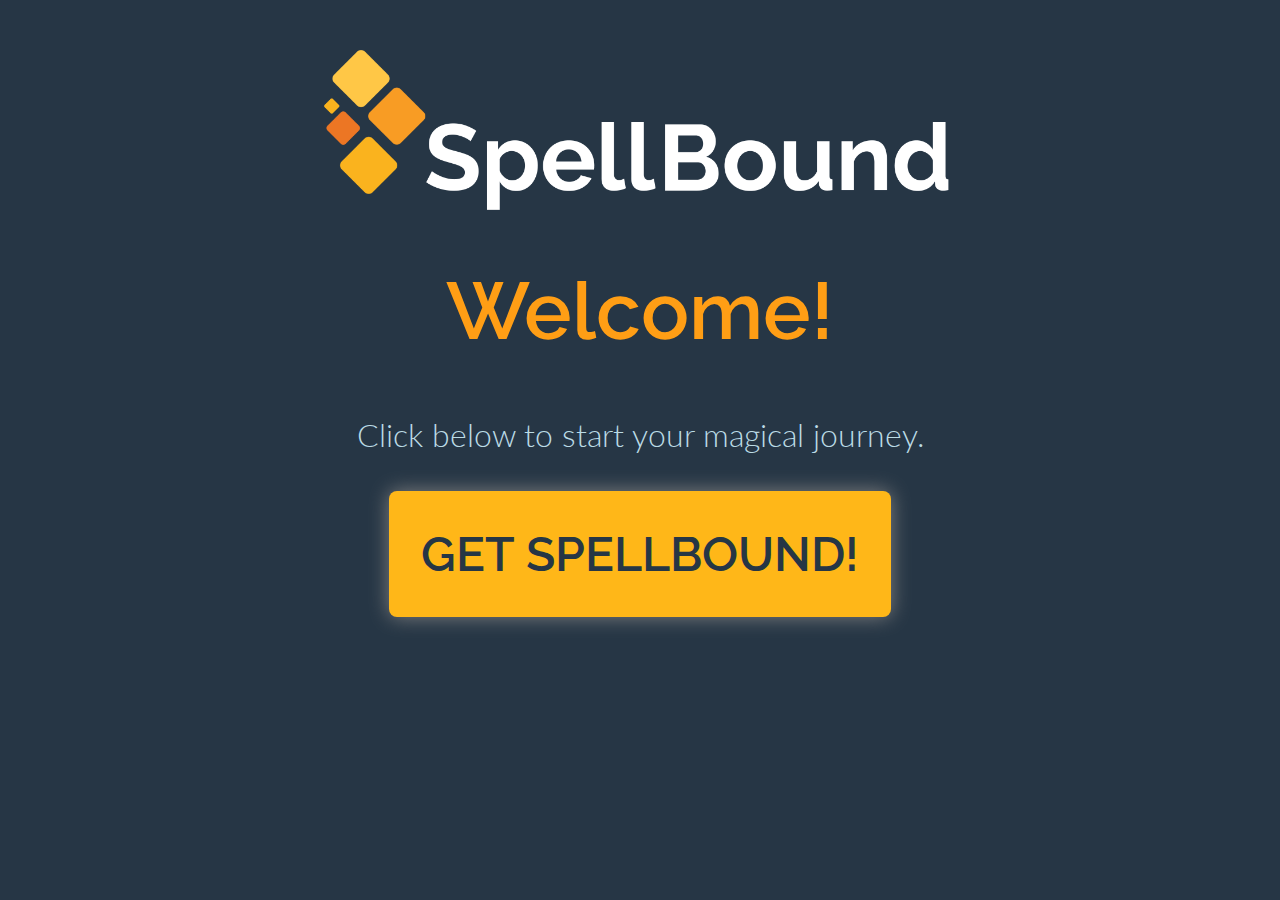
<file: index.html>
<html>
<head>
<title>SpellBound App Links</title>
    <link href="https://fonts.googleapis.com/css2?family=Raleway:wght@600&display=swap" rel="stylesheet">
    <link href="https://fonts.googleapis.com/css2?family=Lato:wght@300&display=swap" rel="stylesheet">
    <style>
        @import url('css/StyleSheet.css');
    </style>
</head>
<body>
    <center>
        <div class="logobox">
            <img id="logo" src="images/Logo Left White.png" />
        </div>

        <div class="bluebox">
            <h1>Welcome!</h1>
        </div>

        <p>Click below to start your magical journey.</p>

        <h3><a class="button" href="https://itunes.apple.com/us/app/spellbound-ar/id1033984853?mt=8">Get SpellBound!</a></h3>
    </center>
</body>
</html>
</file>
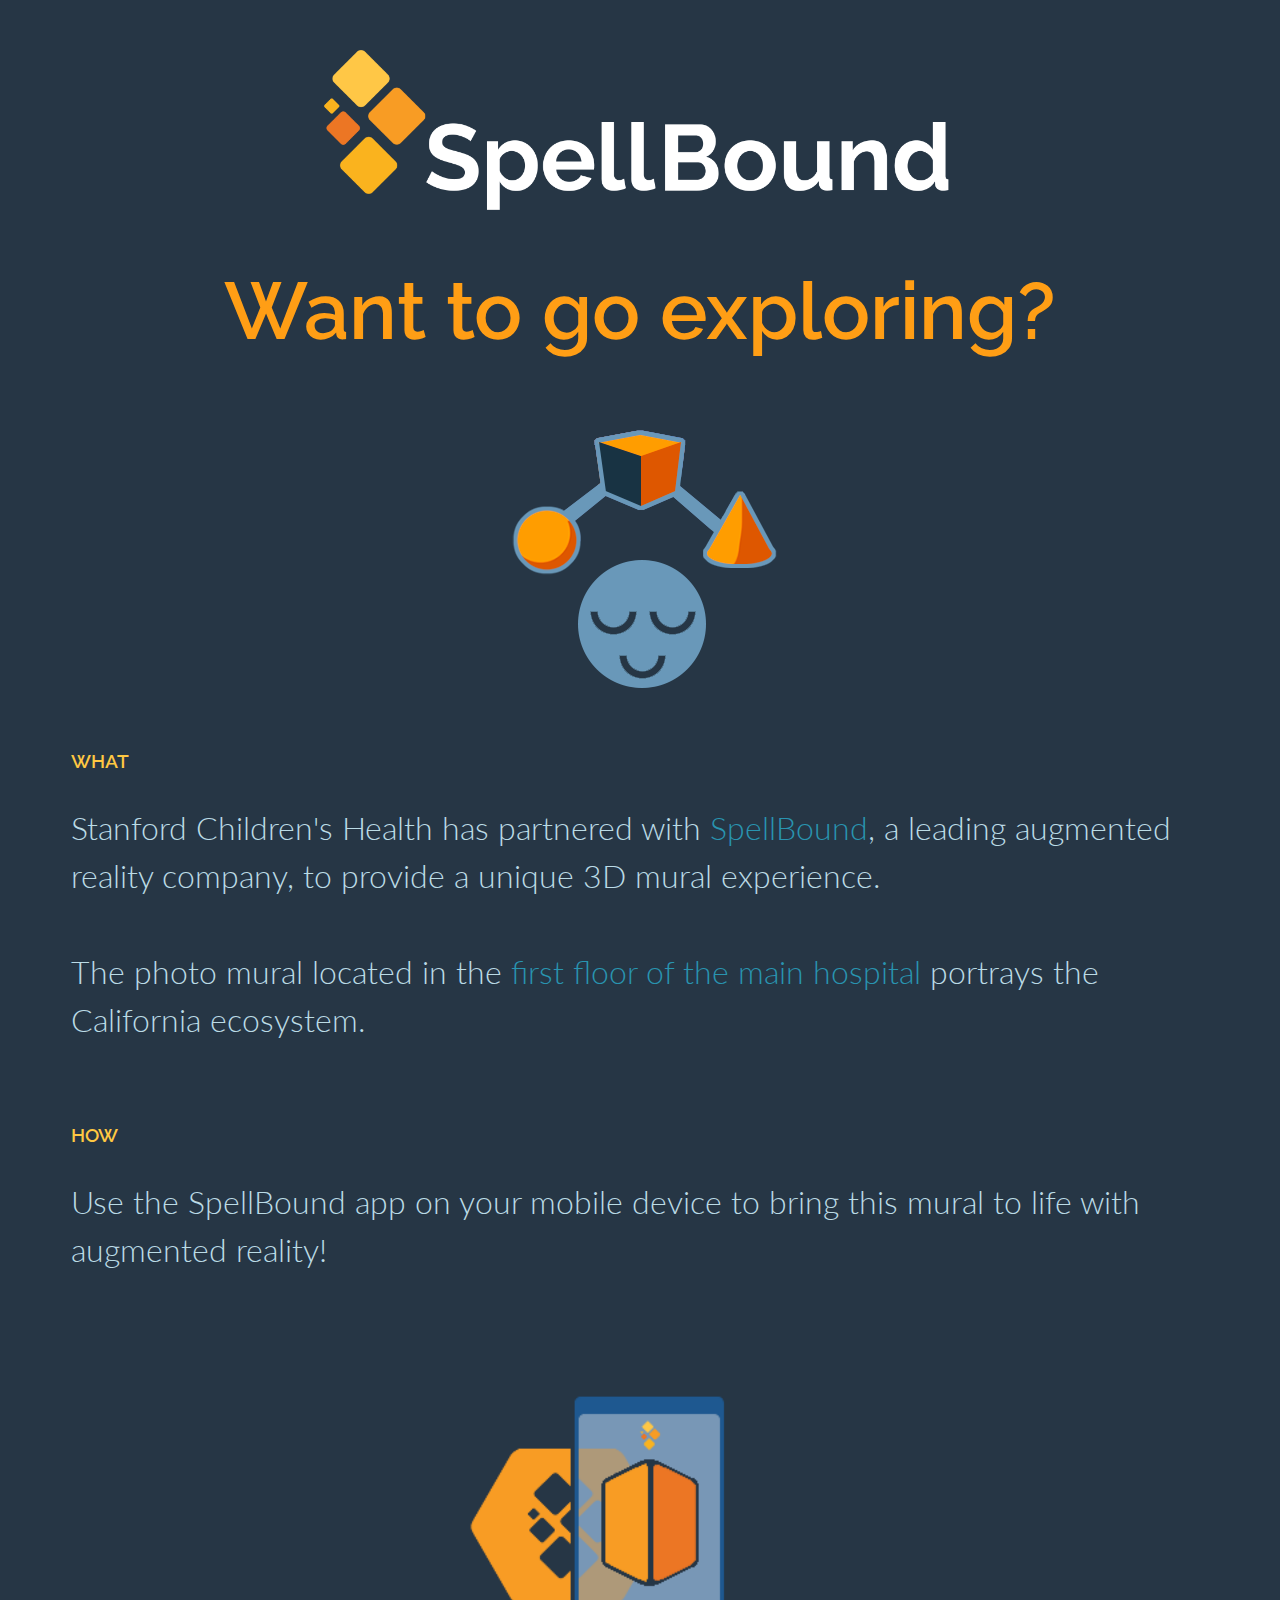
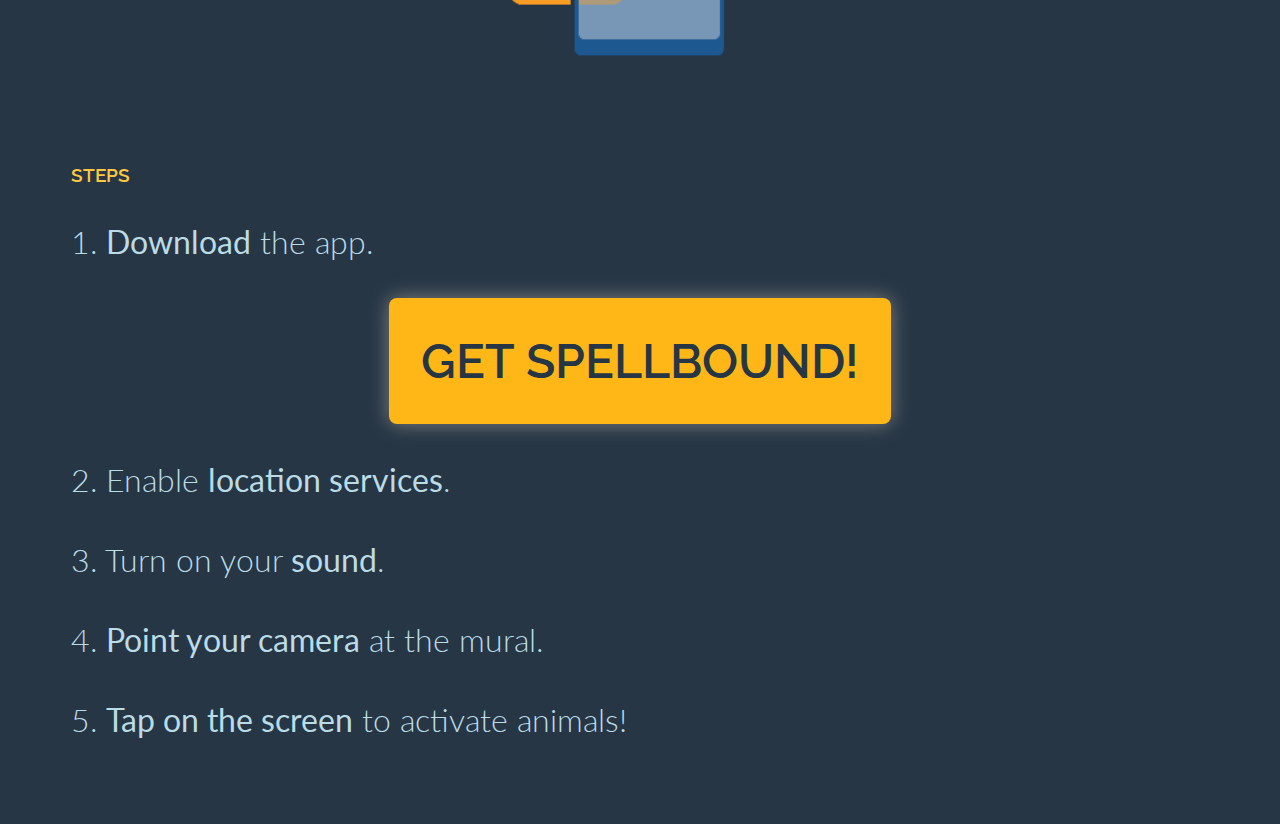
<file: Stanford/index.html>
<html>
<head>
    <title>SpellBound App Link</title>
    <link href="https://fonts.googleapis.com/css2?family=Raleway:wght@600&display=swap" rel="stylesheet">
    <link href="https://fonts.googleapis.com/css2?family=Lato:wght@300;700&display=swap" rel="stylesheet">
    <style>
        @import url('../css/StyleSheet.css');
    </style>
</head>
<body>

    <div class="logobox">
        <a target="_blank" href="https://spellboundar.com/">
            <img id="logo" src="../images/Logo Left White.png"/>
        </a>
    </div>

    <div class="titlebox">
        <h1>Want to go exploring?</h1>
        <img id="imagination" src="../images/Imagination.png" height=300/>
    </div>


    <div id="content">
        <h3>What</h3>
        <p>
            Stanford Children's Health has partnered with <a target="_blank" href="https://spellboundar.com/">SpellBound</a>, a leading augmented reality company, to provide a unique 3D mural experience. 
            <br><br>
            The photo mural located in the <a target="_blank" href="https://www.stanfordchildrens.org/content-public/pdf/wayfinding-maps-stanford-childrens.pdf">first floor of the main hospital</a> portrays the California ecosystem. 
            <br><br>
        </p>
        <h3>How</h3>
        <p>
            Use the SpellBound app on your mobile device to bring this mural to life with augmented reality!
        </p>
        <div class="titlebox">
            <img id="engage" src="../images/Engage.png" height=400/>
            <br><br>
        </div>
        <h3>Steps</h3>
        <p>
            1. <strong>Download</strong> the app.
        </p>    

        <center>
            <h3><a id="spelLink" class="button">Get SpellBound!</a></h3>
        </center>

        <p>
            2. Enable <strong>location services</strong>.
        </p>
        <p>
            3. Turn on your <strong>sound</strong>.
        </p>
        <p>
            4. <strong>Point your camera</strong> at the mural.
        </p>
        <p>
            5. <strong>Tap on the screen</strong> to activate animals!
            <br>
            <br>
        </p>
    </div>

    <script>
        (function () {
            var ua = navigator.userAgent.toLowerCase();
            var isAndroid = ua.indexOf("android") > -1;
            
            if (isAndroid) {
                document.getElementById("spelLink").onclick = function try_to_open_app() {
                    window.location = 'https://play.google.com/store/apps/details?id=com.getspellboundbooks.spellbound&hl=en';
                };
            }else{
                document.getElementById("spelLink").onclick = function try_to_open_app() {
                    window.location = 'https://itunes.apple.com/us/app/spellbound-ar/id1033984853?mt=8';
                };
            }
        })();        
    </script>

</body>
</html>
</file>
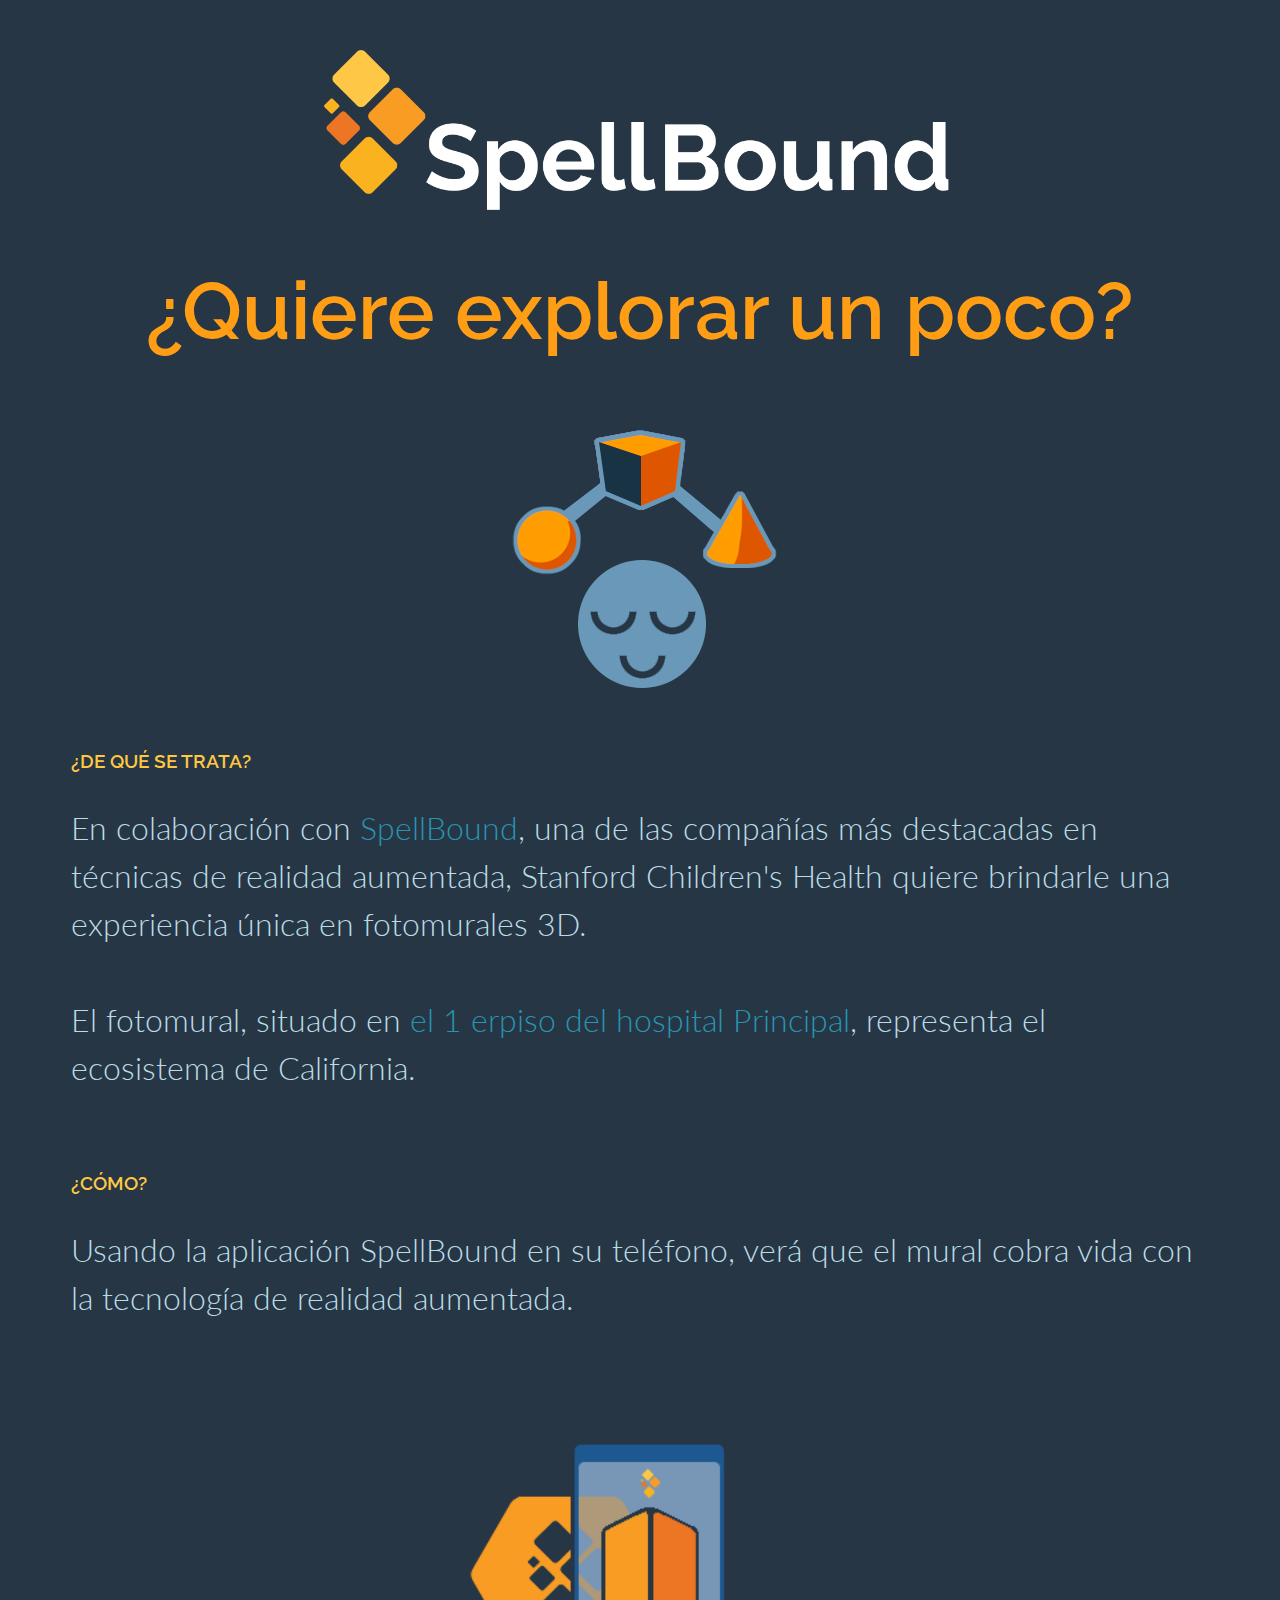
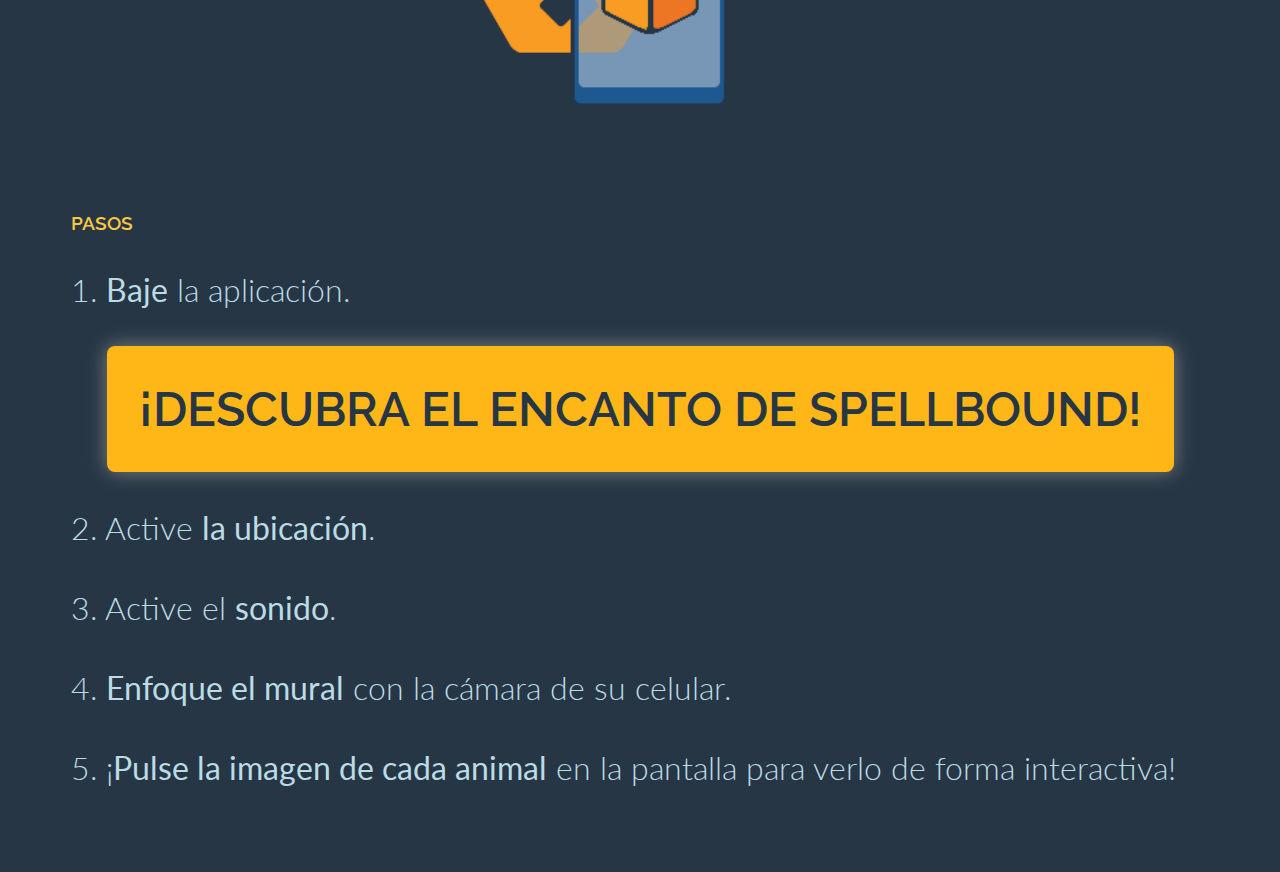
<file: Stanford/Spanish/index.html>
<html>
<head>
    <title>SpellBound App Link</title>
    <link href="https://fonts.googleapis.com/css2?family=Raleway:wght@600&display=swap" rel="stylesheet">
    <link href="https://fonts.googleapis.com/css2?family=Lato:wght@300;700&display=swap" rel="stylesheet">
    <style>
        @import url('../../css/StyleSheet.css');
    </style>
</head>
<body>

    <div class="logobox">
        <a target="_blank" href="https://spellboundar.com/">
            <img id="logo" src="../../images/Logo Left White.png"/>
        </a>
    </div>

    <div class="titlebox">
        <h1>¿Quiere explorar un poco?</h1>
        <img id="imagination" src="../../images/Imagination.png" height=300/>
    </div>


    <div id="content">
        <h3>¿DE QUÉ SE TRATA?</h3>
        <p>
            En colaboración con <a target="_blank" href="https://spellboundar.com/">SpellBound</a>, una de las compañías más destacadas en técnicas de realidad aumentada, Stanford Children's Health quiere brindarle una experiencia única en fotomurales 3D.
            <br><br>
            El fotomural, situado en <a target="_blank" href="https://www.stanfordchildrens.org/content-public/pdf/wayfinding-maps-spanish-stanford-childrens.pdf">el 1 erpiso del hospital Principal</a>, representa el ecosistema de California.
            <br><br>
        </p>
        <h3>¿CÓMO?</h3>
        <p>
            Usando la aplicación SpellBound en su teléfono, verá que el mural cobra vida con la tecnología de realidad aumentada.
        </p>
        <div class="titlebox">
            <img id="engage" src="../../images/Engage.png" height=400/>
            <br><br>
        </div>
        <h3>PASOS</h3>
        <p>
            1. <strong>Baje</strong> la aplicación.
        </p>    

        <center>
            <h3><a id="spelLink" class="button">¡DESCUBRA EL ENCANTO DE SPELLBOUND!</a></h3>
        </center>

        <p>
            2. Active <strong>la ubicación</strong>.
        </p>
        
        <p>
            3. Active el <strong>sonido</strong>.
        </p>
        
        <p>
            4. <strong>Enfoque el mural</strong> con la cámara de su celular.
        </p>
        
        <p>
            5. ¡<strong>Pulse la imagen de cada animal</strong> en la pantalla para verlo de forma interactiva! 
            <br>
            <br>
        </p>
    </div>

    <script>
        (function () {
            var ua = navigator.userAgent.toLowerCase();
            var isAndroid = ua.indexOf("android") > -1;
            
            if (isAndroid) {
                document.getElementById("spelLink").onclick = function try_to_open_app() {
                    window.location = 'https://play.google.com/store/apps/details?id=com.getspellboundbooks.spellbound&hl=en';
                };
            }else{
                document.getElementById("spelLink").onclick = function try_to_open_app() {
                    window.location = 'https://itunes.apple.com/us/app/spellbound-ar/id1033984853?mt=8';
                };
            }
        })();        
    </script>

</body>
</html>
</file>
